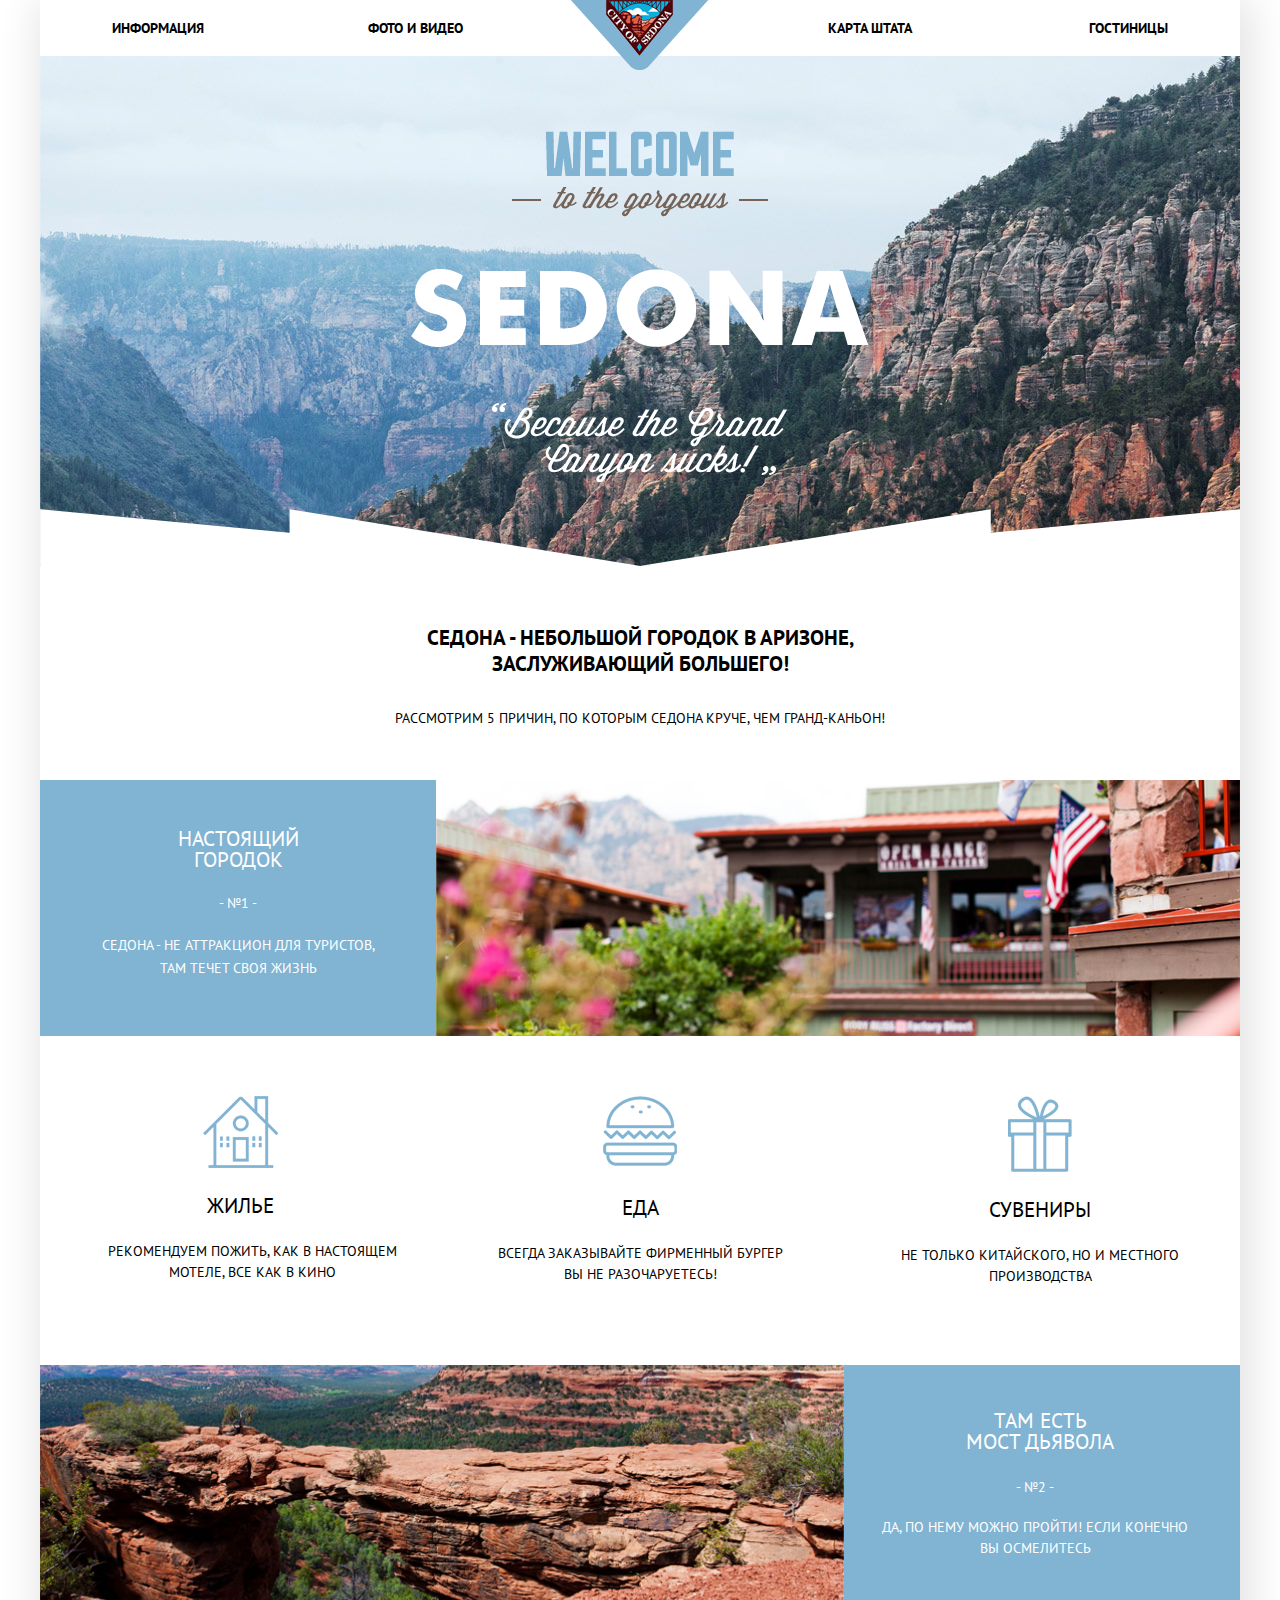
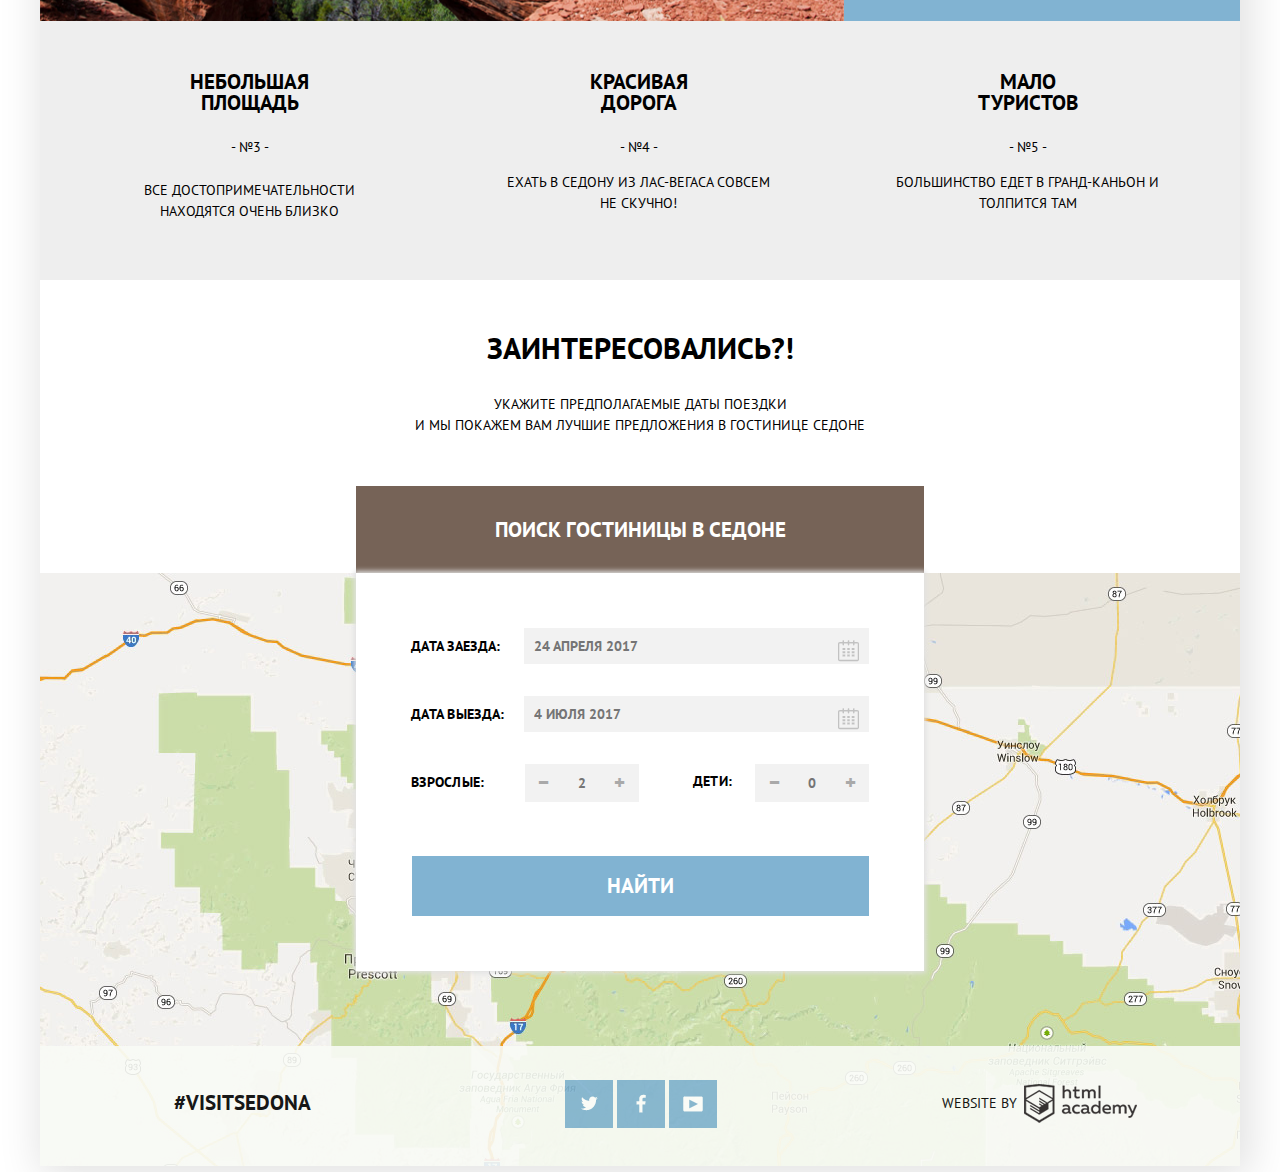
<file: index.html>
<!DOCTYPE html>
<html lang="ru">
  <head>
    <meta charset="utf-8">
      <title>HTML Academy: Седона</title>
      <link href="https://fonts.googleapis.com/css?family=PT+Sans&amp;subset=cyrillic" rel="stylesheet">
      <link href="css/normalize.css" rel="stylesheet">
      <link href="css/style-min.css" rel="stylesheet">
  </head>

  <body>

    <div class="container">

      <header class="main-header">

        <div  class="logo-city">
          <img src="img/logo.png" width="138" height="70" alt="Логотип города">
        </div>

        <nav class="main-navigation">
          <ul class="clearfix">
            <li class="nav-item nav-right">
              <a href="inner.html">Гостиницы</a>
            </li>
            <li class="nav-item nav-right">
              <a href="#">Карта штата</a>
            </li>
            <li class="nav-item nav-left">
              <a href="#">Информация</a>
            </li>
            <li class="nav-item nav-left">
              <a href="#">Фото и видео</a>
            </li>
          </ul>
        </nav>

      </header>

      <main class="content">

        <div class="img-mountains img-outline">
          <div class="img-welcome">
            <img src="img/welcome.png" width="458" height="352" alt="Добро пожаловать в Седону">
          </div>
        </div>

        <div class="text">
          <h1>
            Седона - небольшой городок в Аризоне,<br>
            заслуживающий большего!
          </h1>
          <p>
            Рассмотрим 5 причин, по которым Седона круче, чем гранд-каньон!
          </p>
        </div>

        <div class="block-sedona">

          <div class="block-text-1">
            <h2>
              Настоящий<br>
              Городок
            </h2>
            <p>
              - №1 -
            </p>
            <p>
              Седона - не аттракцион для туристов,<br>
              Там течет своя жизнь
            </p>
          </div>

          <div class="block-img-1">
            <img class="img-sedona" src="img/sedona.jpg" width="800" height="401" alt="Вид на Седону">
          </div>

        </div>

        <section class="item clearfix">

          <div  class="item-house">
            <div>
              <img class="img-item" src="img/house.png" width="75" height="72" alt="Жилье">
            </div>
            <h2>
              Жилье
            </h2>
            <p>
              Рекомендуем пожить, как в настоящем<br>
              мотеле, все как в кино
            </p>
          </div>

          <div class="item-burger">
            <div>
              <img class="img-item" src="img/burger.png" width="74" height="70" alt="Еда">
            </div>
            <h2>
              Еда
            </h2>
            <p>
              Всегда заказывайте фирменный бургер<br>
              вы не разочаруетесь!
            </p>
          </div>

          <div class="item-present">
            <div>
              <img class="img-item" src="img/present.png" width="64" height="76" alt="Сувениры">
            </div>
            <h2>
              Сувениры
            </h2>
            <p>
              Не только китайского, но и местного<br>
              производства
            </p>
          </div>

        </section>

        <div class="block-bridge">

          <div class="block-text-2">
            <h2>
              Там есть<br>
              Мост дьявола
            </h2>
            <p>
              - №2 -
            </p>
            <p>
              Да, по нему можно пройти! Если конечно<br>
              вы осмелитесь
            </p>
          </div>

          <div class="block-img-2">
            <img class="img-bridge" src="img/bridge.jpg" width="800" height="400" alt="Вид на мост дьявола">
          </div>

        </div>

        <section class="item2 clearfix">

          <div class="item2-3">
            <h2>
              Небольшая<br>
              площадь
            </h2>
            <p>
              - №3 -
            </p>
            <p>
              Все достопримечательности<br>
              находятся очень близко
            </p>
          </div>

          <div class="item2-4">
            <h2>
              Красивая<br>
              дорога
            </h2>
            <p>
              - №4 -
            </p>
            <p>
              Ехать в Седону из Лас-Вегаса совсем<br>
              не скучно!
            </p>
          </div>

          <div class="item2-5">
            <h2>
              Мало<br>
              туристов
            </h2>
            <p>
              - №5 -
            </p>
            <p>
              Большинство едет в Гранд-Каньон и<br>
              толпится там
            </p>
          </div>

        </section>

        <div class="search">
          <h2>
            Заинтересовались?!
          </h2>
          <p>
            Укажите предполагаемые даты поездки<br>
            И мы покажем Вам лучшие предложения в гостинице Седоне
          </p>
          <a class="search-hotel" href="#">Поиск гостиницы в Седоне</a>
        </div>

        <div class="hotel-map">

          <div class="hotel-form">

            <form action="#" method="post">

              <div class="arrival clearfix">
                <label for="arrival" class="arrival-label"> Дата заезда:</label>
                <input class="arrival-input" type="text" name="calendar" id="arrival" placeholder="24 апреля 2017">
                  <span class="calendar">Календарь</span>
              </div>

              <div class="departure clearfix">
                <label for="hotel-departure" class="departure-label"> Дата выезда:</label>
                <input class="departure-input" type="text" name="calendar" id="hotel-departure" placeholder="4 июля 2017">
                  <span class="calendar">Календарь</span>
              </div>

              <label class="hotel-form-search1">Взрослые:</label>
              <div class="hotel-grown">
                <button type="button">−</button>
                <input type="text" name="number" placeholder="2">
                <button type="button">+</button>
              </div>

              <label class="hotel-form-search2">Дети:</label>
              <div class="hotel-children">
                <button type="button">−</button>
                <input type="text" name="number" placeholder="0">
                <button type="button">+</button>
              </div>

              <input type="submit" value="НАЙТИ" class="hotel-btn">

            </form>

          </div>

          <div class="map clearfix">
            <iframe src="https://www.google.com/maps/embed?pb=!1m18!1m12!1m3!1d104770.38018730558!2d-111.86517855273749!3d34.85435832354931!2m3!1f0!2f0!3f0!3m2!1i1024!2i768!4f13.1!3m3!1m2!1s0x872da132f942b00d%3A0x5548c523fa6c8efd!2z0KHQtdC00L7QvdCwLCDQkNGA0LjQt9C-0L3QsCA4NjMzNiwg0KHQqNCQ!5e0!3m2!1sru!2sru!4v1492510147551"></iframe>
          </div>

        </div>

      </main>

      <div class="footer-inner">

        <footer class="main-footer clearfix">

          <section class="footer-visit">
            <a href="#" class="visitsedona">#visitsedona</a>
          </section>

          <section class="footer-social">
            <a class="social-btn social-btn-twitter" href="#">Twitter</a>
            <a class="social-btn social-btn-fb" href="#">Facebook</a>
            <a class="social-btn social-btn-youtube" href="#">Youtube</a>
          </section>

          <div class="logo-htmlacademy">
            <span>Website by</span>
            <a class="btn" href="https://htmlacademy.ru/intensive/htmlcss">
              HTML Academy
            </a>
          </div>

        </footer>

      </div>

    </div>

    <script src="js/popup-min.js"></script>

  </body>

</html>
</file>
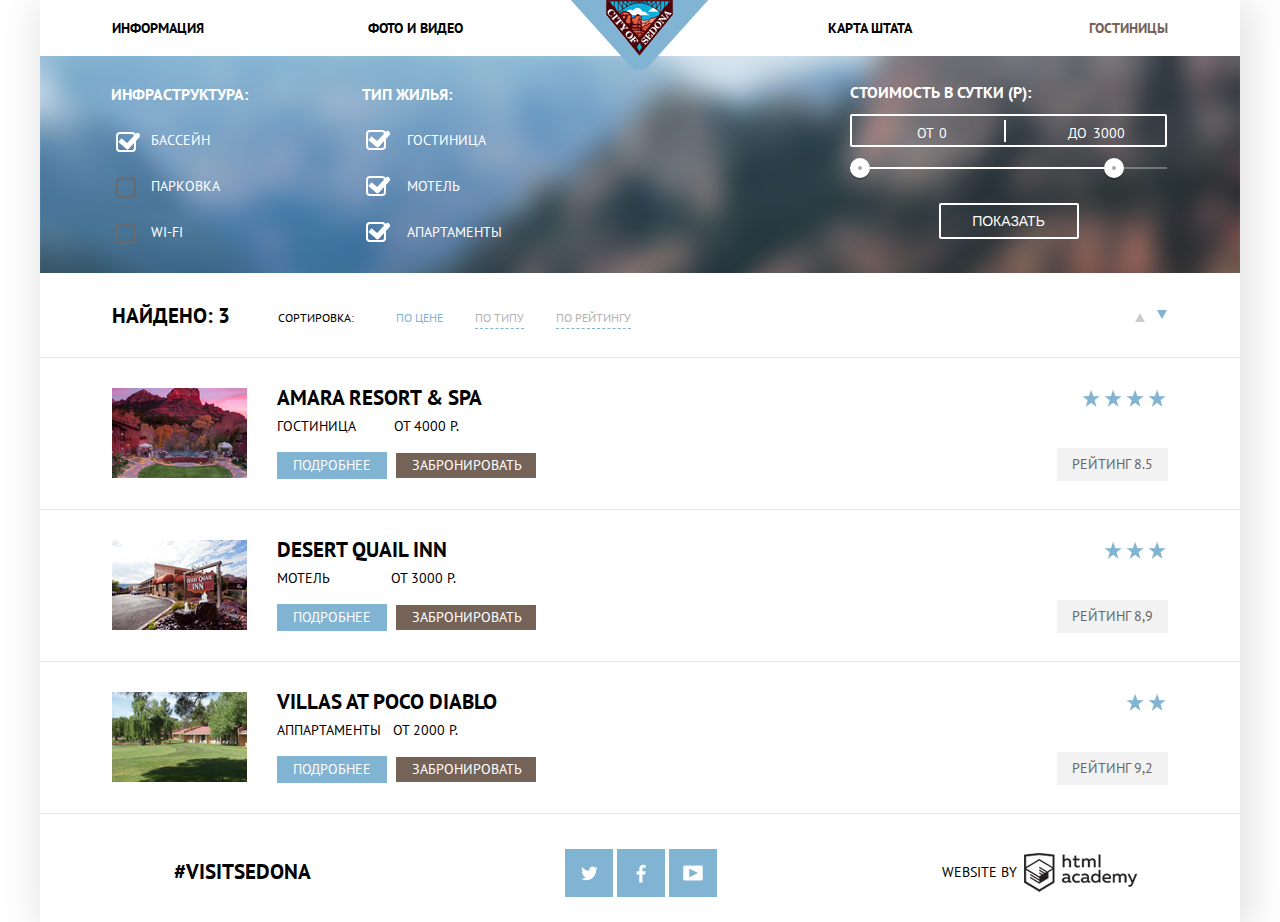
<file: inner.html>
<!DOCTYPE html>
<html lang="ru">
  <head>
    <meta charset="utf-8">
      <title>HTML Academy: Седона</title>
      <link href="https://fonts.googleapis.com/css?family=PT+Sans&amp;subset=cyrillic" rel="stylesheet">
      <link href="css/normalize.css" rel="stylesheet">
      <link href="css/style-min.css" rel="stylesheet">
  </head>

  <body>

    <div class="container">

      <header class="main-header">

        <div  class="logo-city">
          <a href="index.html">
           <img src="img/logo.png" width="138" height="70" alt="Логотип города">
          </a>
        </div>

        <nav class="main-navigation">
          <ul class="clearfix">
            <li class="nav-item nav-right">
              <a class="active-hotel" href="inner.html">Гостиницы</a>
            </li>
            <li class="nav-item nav-right">
              <a href="#">Карта штата</a>
            </li>
            <li class="nav-item nav-left">
              <a href="#">Информация</a>
            </li>
            <li class="nav-item nav-left">
              <a href="#">Фото и видео</a>
            </li>
          </ul>
        </nav>

      </header>

      <main>

        <section class="filter">

          <form action="#" class="clearfix">

            <div class="filter-infrastructure">

              <h3>Инфраструктура:</h3>
              <label>
                <input type="checkbox" name="pool" checked>
                  <span></span>
                    Бассейн
              </label>

              <label>
                <input type="checkbox" name="parking" disabled>
                  <span class="no-checked"></span>
                    Парковка
              </label>

              <label>
                <input class="no-checked" type="checkbox" name="wi-fi" disabled>
                  <span></span>
                    Wi-fi
              </label>

            </div>

            <div class="filter-infrastructure filter-type-house">

              <h3>Тип жилья:</h3>
              <label>
                <input type="checkbox" name="hotel" checked>
                  <span></span>
                    Гостиница
              </label>

              <label>
                <input type="checkbox" name="motel" checked>
                  <span></span>
                    Мотель
              </label>

              <label>
                <input type="checkbox" name="apartments" checked>
                  <span></span>
                    Апартаменты
              </label>

            </div>

            <div class="filter-range">

              <div class="filter-range-title">Стоимость в сутки (р):</div>

              <div class="price-controls">
                <label class="min-price">от <input type="text" name="min-price" value="0"></label>
                <label class="max-price">до <input type="text" name="max-price" value="3000"></label>
              </div>

              <div class="range-controls">
                <div class="scale">
                  <div class="bar"></div>
                </div>
                <div class="range-toggle range-toggle-min"></div>
                <div class="range-toggle range-toggle-max"></div>
              </div>

              <button class="btn-transparent" type="submit">Показать</button>

            </div>

          </form>

        </section>

        <section class="sort clearfix">

          <h3>Найдено: 3</h3>
          <p>Сортировка:<p>
          <div class="sort-a clearfix">
            <a class="active-sort" href="#">По цене</a>
            <a href="#">По типу</a>
            <a href="#">По рейтингу</a>
          </div>

          <div class="arrow">
            <a class="btn-sort-up" href="#">up</a>
            <a class="btn-sort-down active-btn-down" href="#">down</a>
          </div>

        </section>

        <section class="hotel clearfix">

          <div class="img-hotel">
            <img src="img/hotel_amara.jpg" width="135" height="90" alt="Amara resort & SPA">
          </div>

          <div class="hotel-info">
            <h3 class="hotel-name">
              <a href="#">Amara resort & SPA</a>
            </h3>
            <p>
              Гостиница
              <span class="hotel-amara">От 4000 р.</span>
            </p>
            <a class="details" href="#">Подробнее</a>
            <a class="booking" href="#">Забронировать</a>
          </div>

          <div class="hotel-rating">
            <ul  class="stars">
              <li class="star">Рейтинг</li>
              <li class="star">Рейтинг</li>
              <li class="star">Рейтинг</li>
              <li class="star">Рейтинг</li>
            </ul>
            <p>Рейтинг 8.5</p>
          </div>

        </section>

        <section class="hotel clearfix">

          <div class="img-hotel">
            <img src="img/hotel_desert.jpg" width="135" height="90" alt="Desert quail inn">
          </div>

          <div class="hotel-info">
            <h3 class="hotel-name">
              <a href="#">Desert quail inn</a>
            </h3>
            <p>
              Мотель
              <span class="hotel-desert">От 3000 р.</span>
            </p>
            <a class="details" href="#">Подробнее</a>
            <a class="booking" href="#">Забронировать</a>
          </div>

          <div class="hotel-rating">
            <ul  class="stars">
              <li class="star">Рейтинг</li>
              <li class="star">Рейтинг</li>
              <li class="star">Рейтинг</li>
            </ul>
            <p>Рейтинг 8,9</p>
          </div>

        </section>

        <section class="hotel clearfix">

          <div class="img-hotel">
            <img src="img/hotel_diablo.jpg" width="135" height="90" alt="Villas at poco diablo">
          </div>

          <div class="hotel-info">
            <h3 class="hotel-name">
              <a href="#">Villas at poco diablo</a>
            </h3>
            <p>
              Аппартаменты
              <span class="hotel-diablo">От 2000 р.</span>
            </p>
            <a class="details" href="#">Подробнее</a>
            <a class="booking" href="#">Забронировать</a>
          </div>

          <div class="hotel-rating">
            <ul  class="stars">
              <li class="star">Рейтинг</li>
              <li class="star">Рейтинг</li>
            </ul>
            <p>Рейтинг 9,2</p>
          </div>

        </section>

      </main>

      <footer class="main-footer-inn clearfix">

        <section class="footer-visit">
          <a href="#" class="visitsedona">#visitsedona</a>
        </section>

        <section class="footer-social clearfix">
          <a class="social-btn social-btn-twitter" href="#">Twitter</a>
          <a class="social-btn social-btn-fb" href="#">Facebook</a>
          <a class="social-btn social-btn-youtube" href="#">Youtube</a>
        </section>

        <div class="logo-htmlacademy">
          <span>Website by</span>
          <a class="btn" href="https://htmlacademy.ru/intensive/htmlcss">
            HTML Academy
          </a>
        </div>

      </footer>

    </div>

  </body>

</html>
</file>
<file: css/style-min.css>
.main-navigation a,body{font-size:14px;color:#000}.item2 h2,body{line-height:21px}body{font-family:"PT Sans","Roboto",sans-serif;font-style:normal;text-transform:uppercase;margin:0;padding:0;background-color:#fff;font-weight:400}.block-bridge h2,.block-sedona h2,.item h2,.text h1{font-family:"PT Sans","Roboto",sans-serif;font-size:21px;line-height:26px;color:#000;font-weight:700}.block-bridge h2,.block-sedona h2,.item h2{line-height:21px;font-weight:400}.item2 h2{font-size:21px}.item2 h2,.search h2{font-family:"PT Sans","Roboto",sans-serif;color:#000}.container{max-width:1200px;margin:auto;-webkit-box-shadow:5px 5px 40px 5px #e1e1e1;box-shadow:5px 5px 40px 5px #e1e1e1}.clearfix::after{clear:both;display:table;content:""}.main-header{position:relative;-ms-flex-line-pack:center;align-content:center;min-height:56px}.main-header ul{margin:0;padding-right:6%;padding-left:6%}.main-navigation a{text-decoration:none;font-weight:700}.nav-item{line-height:56px;list-style-type:none;width:20%}.nav-left,.nav-right{width:256px;float:right;line-height:56px;text-align:right}.main-header a:hover{color:#81b3d2}.main-header a:active{color:#b2b2b2}.nav-left{float:left;text-align:left}.logo-city{width:138px;position:absolute;-webkit-transform:translateX(-50%);transform:translateX(-50%);left:50%;top:0;z-index:1}.img-mountains{background-image:url(../img/mountains.jpg);background-color:#85b8d5;width:1200px;min-height:435px;padding-top:75px;position:relative}.img-mountains::after{background-image:url(../img/outline.png);position:absolute;content:"";bottom:0;left:0;width:100%;height:57px}.img-welcome{width:800px;margin:auto}.content{margin:auto;text-align:center}.text{background-color:#fff;margin:0 auto;padding:45px 50px 20px;line-height:55px}.block-sedona{position:relative;display:-webkit-box;display:-ms-flexbox;display:flex;-webkit-box-pack:start;-ms-flex-pack:start;justify-content:flex-start}.block-text-1{width:33%;min-height:256px;background-color:#81b3d2;line-height:23px}.block-text-1 h2{color:#fff;padding-top:30px}.block-text-1 p,.block-text-2 p{color:#fff;padding-top:5px}.block-text-2 p{padding-left:2px}.block-img-1{width:67%;height:100%;position:absolute;overflow:hidden;right:0}.img-bridge,.img-sedona{position:relative;background-color:#b6cadc;width:100%;height:auto;top:-70px}.block-img-2{width:67%;height:100%;position:absolute;overflow:hidden;left:0}.block-text-2 h2{color:#fff;margin-top:10px;margin-bottom:20px;margin-left:12px}.block-bridge{position:relative;display:-webkit-box;display:-ms-flexbox;display:flex;-webkit-box-pack:end;-ms-flex-pack:end;justify-content:flex-end}.block p,.search a{color:#fff}.item2{background-color:#eee;padding-right:15px;padding-left:15px;min-height:256px;-webkit-box-sizing:border-box;box-sizing:border-box}.item2 h2{font-weight:700;margin-bottom:24px;padding-top:5px}.item-burger,.item-house,.item-present{width:390px;float:left;padding:60px 5px 64px}.item p{margin-top:25px}.item-house p{margin-left:25px}.img-item{padding-bottom:3px}.item-burger h2{padding-top:4px}.item2-3,.item2-4,.item2-5{width:389px;float:left;padding-top:28px;padding-bottom:36px}.item2-3 p{margin-bottom:22px}.block-text-2{width:33%;min-height:256px;background-color:#81b3d2;-webkit-box-sizing:border-box;box-sizing:border-box;padding:35px 51px 35px 35px}.search{position:relative;padding-top:56px}.search h2{font-size:30px;font-weight:700;line-height:24px;margin:0 0 34px}.search p{margin-top:0;margin-bottom:50px}.search a{display:block;width:568px;margin:auto;padding-top:33px;padding-bottom:33px;background-color:#766357;text-align:center;font-size:21px;font-weight:700;-webkit-box-sizing:border-box;box-sizing:border-box;text-decoration:none}.map{background-image:url(../img/map.jpg);background-color:#f2f1ef;background-repeat:no-repeat;background-position:bottom}.map,.map iframe{width:100%;height:593px;border:0}.hotel-map{position:relative}.hotel-form{display:block;width:568px;background-color:#fff;font-weight:700;font-size:14px;padding:55px;-webkit-box-sizing:border-box;box-sizing:border-box;position:absolute;-webkit-transform:translateX(-50%);transform:translateX(-50%);margin-left:50%;-webkit-box-shadow:0 0 5px 2px #e1e1e1;box-shadow:0 0 5px 2px #e1e1e1}.hotel-form-show{display:none}.arrival-input,.departure-input,.hotel-form label{font-family:"PT Sans","Roboto",sans-serif;font-weight:700;font-size:14px}.hotel-form label{letter-spacing:.3px}.arrival-input,.departure-input{width:345px;background-color:#f2f2f2;border:0;text-transform:uppercase;color:#000;padding:10px;-webkit-box-sizing:border-box;box-sizing:border-box;float:right;margin-left:14px}.arrival,.departure{margin-bottom:32px;position:relative}.arrival-input:hover{background-color:#ebebeb}.arrival-input:focus{background-color:#fff;border:2px solid #e5e5e5}.departure-input:hover{background-color:#ebebeb}.departure-input:focus{background-color:#fff;border:2px solid #e5e5e5}.hotel-form-search1{margin-top:8px;float:left;margin-right:40px}.hotel-grown{float:left;margin-right:54px;font-size:0}.hotel-children input,.hotel-grown input{width:38px;height:38px;border:0;background-color:#f2f2f2;font-family:"PT Sans","Roboto",sans-serif;font-weight:700;font-size:14px;text-transform:uppercase;display:inline-block;vertical-align:middle;-webkit-box-sizing:border-box;box-sizing:border-box;padding:0 7px;text-align:center}.calendar,.calendar:active,.calendar:hover{position:absolute;top:12px;right:10px;width:21px;height:22px;cursor:pointer}.calendar{text-indent:-999999px;background-image:url(../img/data.png)}.calendar:active,.calendar:hover{background-image:url(../img/data-hover.png)}.calendar:active{background-image:url(../img/data-active.png)}.hotel-form-search2{margin-top:7px;float:left;margin-right:15px}.hotel-children{float:right;font-size:0}.hotel-btn,.hotel-children button,.hotel-grown button{border:0;font-family:"PT Sans","Roboto",sans-serif;font-weight:700;font-size:21px}.hotel-children button,.hotel-grown button{height:38px;display:inline-block;vertical-align:middle;width:38px;color:#a9a9a9;background-color:#f2f2f2}.arrival-label,.departure-label{float:left;margin-top:8px}.hotel-children button:hover,.hotel-grown button:active,.hotel-grown button:hover{color:#000}.hotel-children button:active{color:#81b3d2}.hotel-btn{width:457px;background-color:#81b3d2;margin-top:54px;color:#fff;padding:18px;cursor:pointer}.hotel-btn:hover{background-color:#669ec0}.hotel-btn:active{background-color:#5496bd;color:#88b6d1}.footer-inner{position:relative;width:100%}.main-footer{position:absolute;bottom:0;background-color:#f9fbf6;padding-top:34px;padding-bottom:15px;width:100%;-webkit-box-sizing:border-box;box-sizing:border-box;min-height:120px;opacity:.9}.footer-visit a{font-size:21px;font-weight:700;line-height:26px;color:#000;text-decoration:none}.footer-visit{float:left;padding-left:134px;padding-right:70px;margin-top:10px}.footer-social{float:left;padding-left:184px;padding-bottom:10px}.social-btn{display:inline-block;vertical-align:baseline;background-color:#81b3d2;width:48px;height:48px;text-indent:-999999px}.social-btn:hover{background-color:#669ec0}.social-btn:active{background-color:#5496bd}.social-btn-fb,.social-btn-twitter,.social-btn-twitter:active{background-image:url(../img/twitter.png);background-repeat:no-repeat;background-position:center}.social-btn-fb,.social-btn-twitter:active{background-image:url(../img/twitter-active.png)}.social-btn-fb{background-image:url(../img/fb.png)}.social-btn-fb:active,.social-btn-youtube,.social-btn-youtube:active{background-image:url(../img/fb-active.png);background-repeat:no-repeat;background-position:center}.social-btn-youtube,.social-btn-youtube:active{background-image:url(../img/youtube.png)}.social-btn-youtube:active{background-image:url(../img/youtube-active.png)}.logo-htmlacademy{float:right;padding-right:103px;margin-top:4px}.btn,.btn:hover{background-repeat:no-repeat;width:113px;height:39px}.btn{text-indent:-999999px;background-image:url(../img/logo_html.png)}.btn:hover{background-image:url(../img/logo_html_hover.png)}.btn,.btn:active,.btn:hover,.logo-htmlacademy span{display:inline-block;vertical-align:middle}.btn:active{background-image:url(../img/logo_html_active.png);background-repeat:no-repeat;width:113px;height:39px}.logo-htmlacademy span{padding-right:3px}.nav-right .active-hotel{color:#766357}.filter{background-image:url(../img/filter_background.jpg);background-color:#7d97b2;width:1200px;min-height:205px;padding-top:12px}.filter h3,.filter label{font-size:16px;color:#fff;margin-bottom:5px}.filter label{font-size:14px}.filter-infrastructure,.filter-type-house{float:left;width:160px;min-height:160px;margin-left:71px;margin-top:auto;margin-right:20px}.filter-infrastructure label{position:relative;margin-left:40px}.filter-infrastructure input{position:absolute;left:-99999px;top:0}.filter-infrastructure span{position:relative;display:block;right:80px;top:22px;width:16px;height:16px;border:2px solid #fff;border-radius:4px;cursor:pointer}.filter-infrastructure input:disabled+span{position:relative;display:block;right:80px;top:22px;width:16px;height:16px;border:2px solid #6a6a6a;border-radius:4px;cursor:pointer}.filter-infrastructure input:checked+span:before{content:'';display:block;position:absolute;width:5px;height:12px;background-color:#fff;top:4px;right:7px;border-radius:0;-webkit-transform:rotate(-50deg);transform:rotate(-50deg)}.filter-infrastructure input:checked+span:after{position:absolute;content:'';width:5px;height:20px;background-color:#fff;top:-3px;left:12px;-webkit-transform:rotate(43deg);transform:rotate(43deg);border-radius:4px}.filter-type-house label,span{position:relative;margin-left:45px}.filter-type-house span{position:relative;display:block;right:86px;top:20px;width:16px;height:16px;border:2px solid #fff;border-radius:4px}.filter-range{float:right;width:317px;padding-right:73px;margin:14px auto;color:#fff;text-transform:uppercase}.filter-range-title{margin-bottom:11px;font-weight:600;font-size:16px;line-height:21px}.price-controls{position:relative;height:33px;margin-bottom:20px;font-size:0;border:2px solid #fff;border-radius:2px;-webkit-box-sizing:border-box;box-sizing:border-box}.price-controls::after{content:"";position:absolute;top:50%;left:49%;width:2px;height:22px;background:#fff;-webkit-transform:translate(-50%,-50%);transform:translate(-50%,-50%)}.price-controls label{display:inline-block;vertical-align:top;font-size:14px;cursor:pointer;line-height:33px}.price-controls .max-price,.price-controls .min-price{width:90px}.price-controls .min-price{padding-left:65px}.price-controls .max-price{padding-left:61px}.price-controls input{width:50px;margin:0;color:inherit;font:inherit;background:0 0;border:0;box-sizing:border-box;padding-bottom:10px}.range-controls{position:relative;margin-bottom:34px}.range-controls .scale{height:2px;background:rgba(255,255,255,.3)}.range-controls .bar{width:80%;height:2px;background:#fff}.range-toggle{position:absolute;top:-9px;width:4px;height:4px;background:#ababab;border:8px solid #fff;border-radius:50%;-webkit-box-shadow:0 2px 1px 0 rgba(0,1,1,.2);box-shadow:0 2px 1px 0 rgba(0,1,1,.2);cursor:pointer}.range-toggle:hover{background:#1c4f80}.range-toggle-min{left:0}.range-toggle-max{left:80%}.btn-transparent{display:block;margin:0 auto;padding:6px 29px;font-size:14px;line-height:20px;color:#fff;text-transform:uppercase;background:0 0;border:2px solid #fff;border-radius:2px;cursor:pointer;width:140px;-webkit-box-sizing:border-box;box-sizing:border-box}.btn-transparent:hover{color:#000;background:#fff}label{display:block}.sort{border-bottom:1px solid #e5e5e5;padding-top:11px;padding-bottom:10px}.hotel h3,.sort h3{font-size:21px;font-weight:700}.sort h3{margin-left:72px;margin-right:20px}.sort p,.sort-a a{float:left;font-size:12px;margin-top:23px}.sort p{margin-right:-9px;margin-left:28px}.sort h3,.sort-a{float:left}.sort-a a,.sort-a a:hover{border-bottom:1px dashed #81b3d2}.sort-a a{text-decoration:none;margin-left:32px;color:#b2b2b2}.sort-a a:hover{color:#81b3d2}.hotel-name a,.sort-a a:active{color:#000}.sort-a .active-sort{color:#81b3d2;border:0}.arrow{display:-webkit-box;display:-ms-flexbox;display:flex;float:right;margin-top:24px;margin-right:70px;width:35px}.btn-sort-down,.btn-sort-up{display:block;position:relative;text-indent:-999999px}.btn-sort-up:after{position:absolute;content:"";border:5px solid transparent;border-bottom:9px solid #ccc;top:0;left:0;text-indent:-999999px}.btn-sort-up:active:after,.btn-sort-up:hover:after{position:absolute;content:"";border:5px solid transparent;border-bottom:9px solid #000;top:0;left:0}.btn-sort-up:active:after{border-bottom:9px solid #81b3d2}.btn-sort-down:active:after,.btn-sort-down:after,.btn-sort-down:hover:after{position:absolute;content:"";border:5px solid transparent;top:2px;left:22px}.btn-sort-down:active:after,.btn-sort-down:hover:after{border-top:9px solid #000}.btn-sort-down:active:after,.btn-sort-down:after{border-top:9px solid #81b3d2}.hotel{min-height:121px;border-bottom:1px solid #e5e5e5;margin-top:30px}.hotel h3{margin-bottom:0;line-height:26px;margin-top:12px;width:400px}.hotel-name a:hover{color:#81b3d2}.hotel-name a:active{color:#b2b2b2}.hotel p{margin-top:5px;margin-bottom:15px}.hotel a{text-decoration:none}.img-hotel{float:left;padding:0 30px 10px 72px}.hotel-info{float:left;margin-top:-15px;padding-bottom:15px}.hotel-amara{margin-left:35px}.hotel-desert{margin-left:58px}.hotel-diablo{margin-left:8px}.details,.hotel-info .details a{color:#fff}.details{display:inline-block;vertical-align:baseline;background-color:#81b3d2;padding:3px 16px;font-size:14px;margin-right:5px}.booking,.details:hover{background-color:#669ec0;color:#fff}.details:active{background-color:#5496bd;color:#88b6d1}.booking{display:inline-block;vertical-align:baseline;background-color:#766357;padding:2px 19px 2px 16px;font-size:14px;box-sizing:border-box;width:140px}.booking:hover{background-color:#604e43;color:#fff}.booking:active{background-color:#503e33;color:#857871}.hotel-rating{float:right;margin-right:72px}.hotel-rating p{background-color:#f2f2f2;padding:6px 15px;font-size:14px;color:#666;margin-top:37px}.stars{margin:0;padding:0;list-style:none;text-align:right;font-size:0}.star{display:inline-block;vertical-align:baseline;background-color:#fff;background-image:url(../img/star.png);background-repeat:no-repeat;width:18px;height:17px;margin:2px;padding:0}.main-footer-inn{background-color:#fff;padding-top:35px;padding-bottom:15px}
</file>
